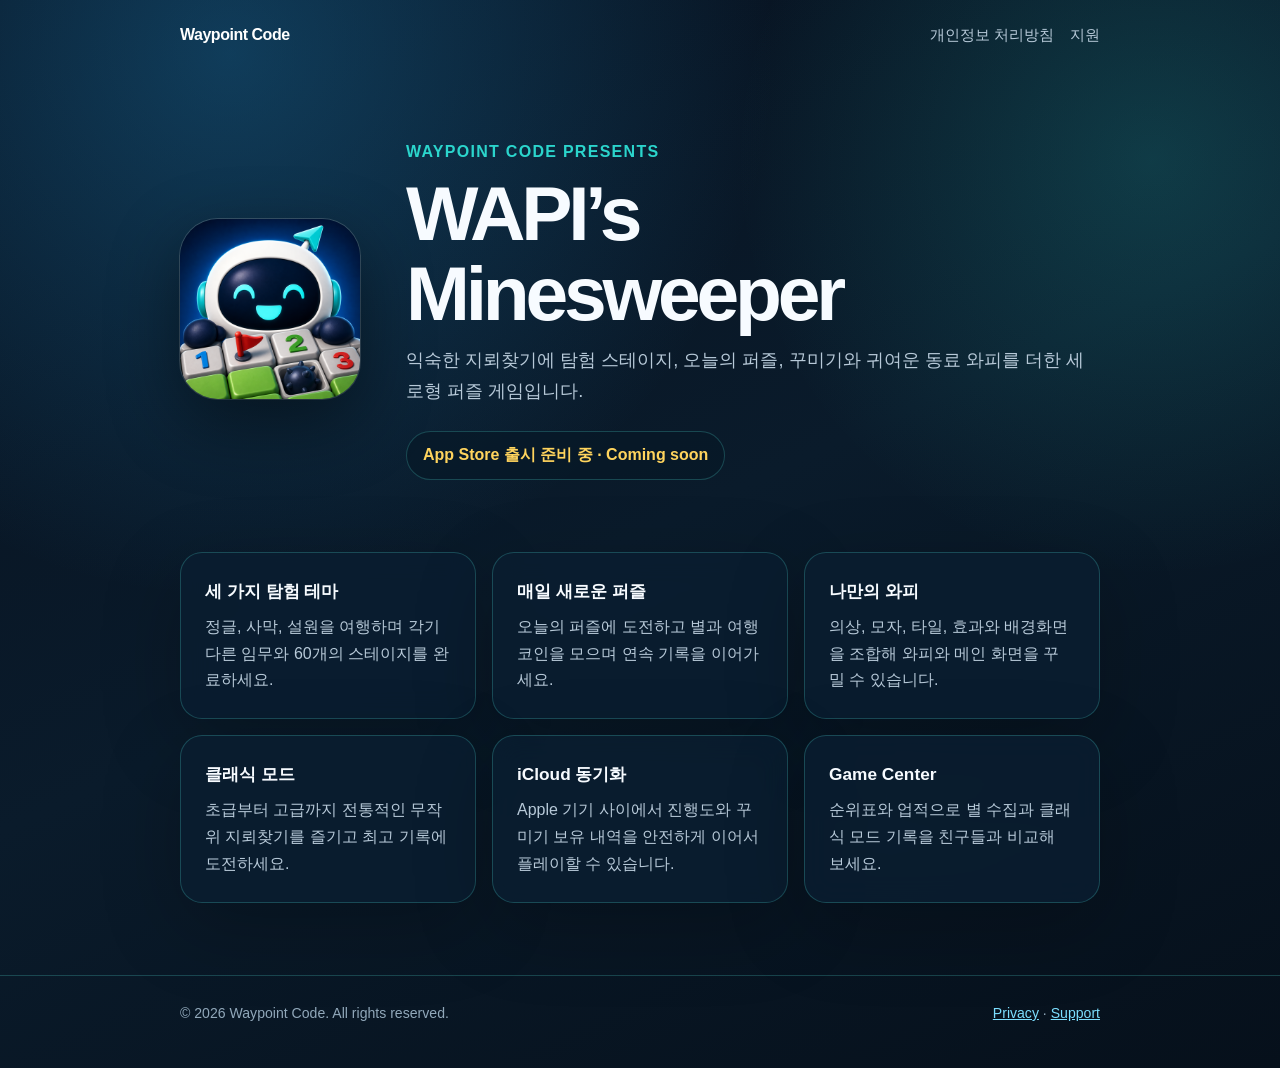
<file: index.html>
<!doctype html>
<html lang="ko">
<head>
  <meta charset="utf-8">
  <meta name="viewport" content="width=device-width, initial-scale=1">
  <meta name="description" content="WAPI’s Minesweeper — 퍼즐, 탐험, 꾸미기가 만나는 새로운 지뢰찾기 게임.">
  <meta property="og:image" content="app-icon.png">
  <title>WAPI’s Minesweeper — Waypoint Code</title>
  <link rel="icon" type="image/png" href="app-icon.png">
  <link rel="apple-touch-icon" href="app-icon.png">
  <link rel="stylesheet" href="styles.css">
</head>
<body>
  <header class="shell">
    <nav aria-label="주요 메뉴">
      <a class="brand" href="index.html">Waypoint Code</a>
      <div class="nav-links">
        <a href="privacy.html">개인정보 처리방침</a>
        <a href="support.html">지원</a>
      </div>
    </nav>
  </header>

  <main class="shell">
    <section class="hero">
      <img class="app-icon" src="app-icon.png" width="512" height="512" alt="WAPI’s Minesweeper 앱 아이콘">
      <div>
        <div class="eyebrow">Waypoint Code presents</div>
        <h1>WAPI’s<br>Minesweeper</h1>
        <p class="lead">익숙한 지뢰찾기에 탐험 스테이지, 오늘의 퍼즐, 꾸미기와 귀여운 동료 와피를 더한 세로형 퍼즐 게임입니다.</p>
        <div class="badge">App Store 출시 준비 중 · Coming soon</div>
      </div>
    </section>

    <section class="grid" aria-label="게임 특징">
      <article class="card">
        <h2>세 가지 탐험 테마</h2>
        <p>정글, 사막, 설원을 여행하며 각기 다른 임무와 60개의 스테이지를 완료하세요.</p>
      </article>
      <article class="card">
        <h2>매일 새로운 퍼즐</h2>
        <p>오늘의 퍼즐에 도전하고 별과 여행 코인을 모으며 연속 기록을 이어가세요.</p>
      </article>
      <article class="card">
        <h2>나만의 와피</h2>
        <p>의상, 모자, 타일, 효과와 배경화면을 조합해 와피와 메인 화면을 꾸밀 수 있습니다.</p>
      </article>
      <article class="card">
        <h2>클래식 모드</h2>
        <p>초급부터 고급까지 전통적인 무작위 지뢰찾기를 즐기고 최고 기록에 도전하세요.</p>
      </article>
      <article class="card">
        <h2>iCloud 동기화</h2>
        <p>Apple 기기 사이에서 진행도와 꾸미기 보유 내역을 안전하게 이어서 플레이할 수 있습니다.</p>
      </article>
      <article class="card">
        <h2>Game Center</h2>
        <p>순위표와 업적으로 별 수집과 클래식 모드 기록을 친구들과 비교해 보세요.</p>
      </article>
    </section>
  </main>

  <footer>
    <div class="shell">
      <span>© 2026 Waypoint Code. All rights reserved.</span>
      <span><a href="privacy.html">Privacy</a> · <a href="support.html">Support</a></span>
    </div>
  </footer>
</body>
</html>
</file>
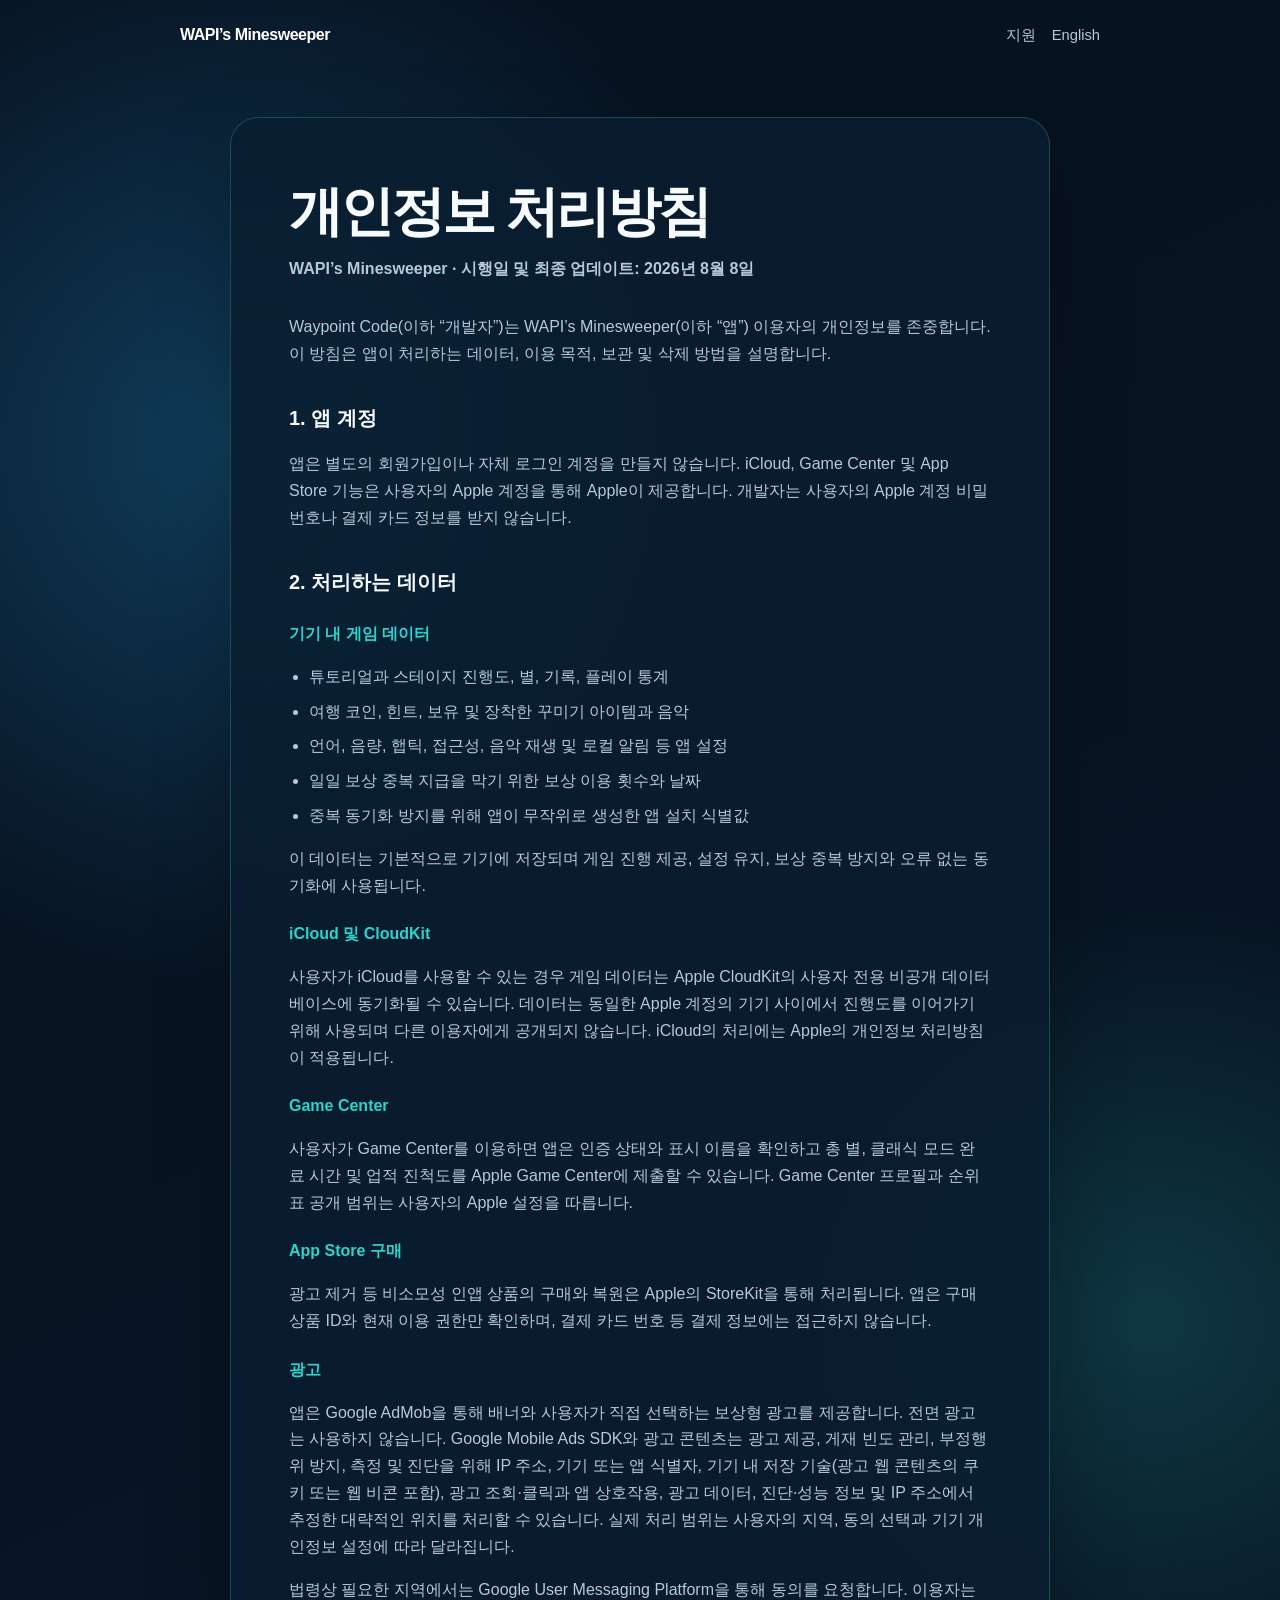
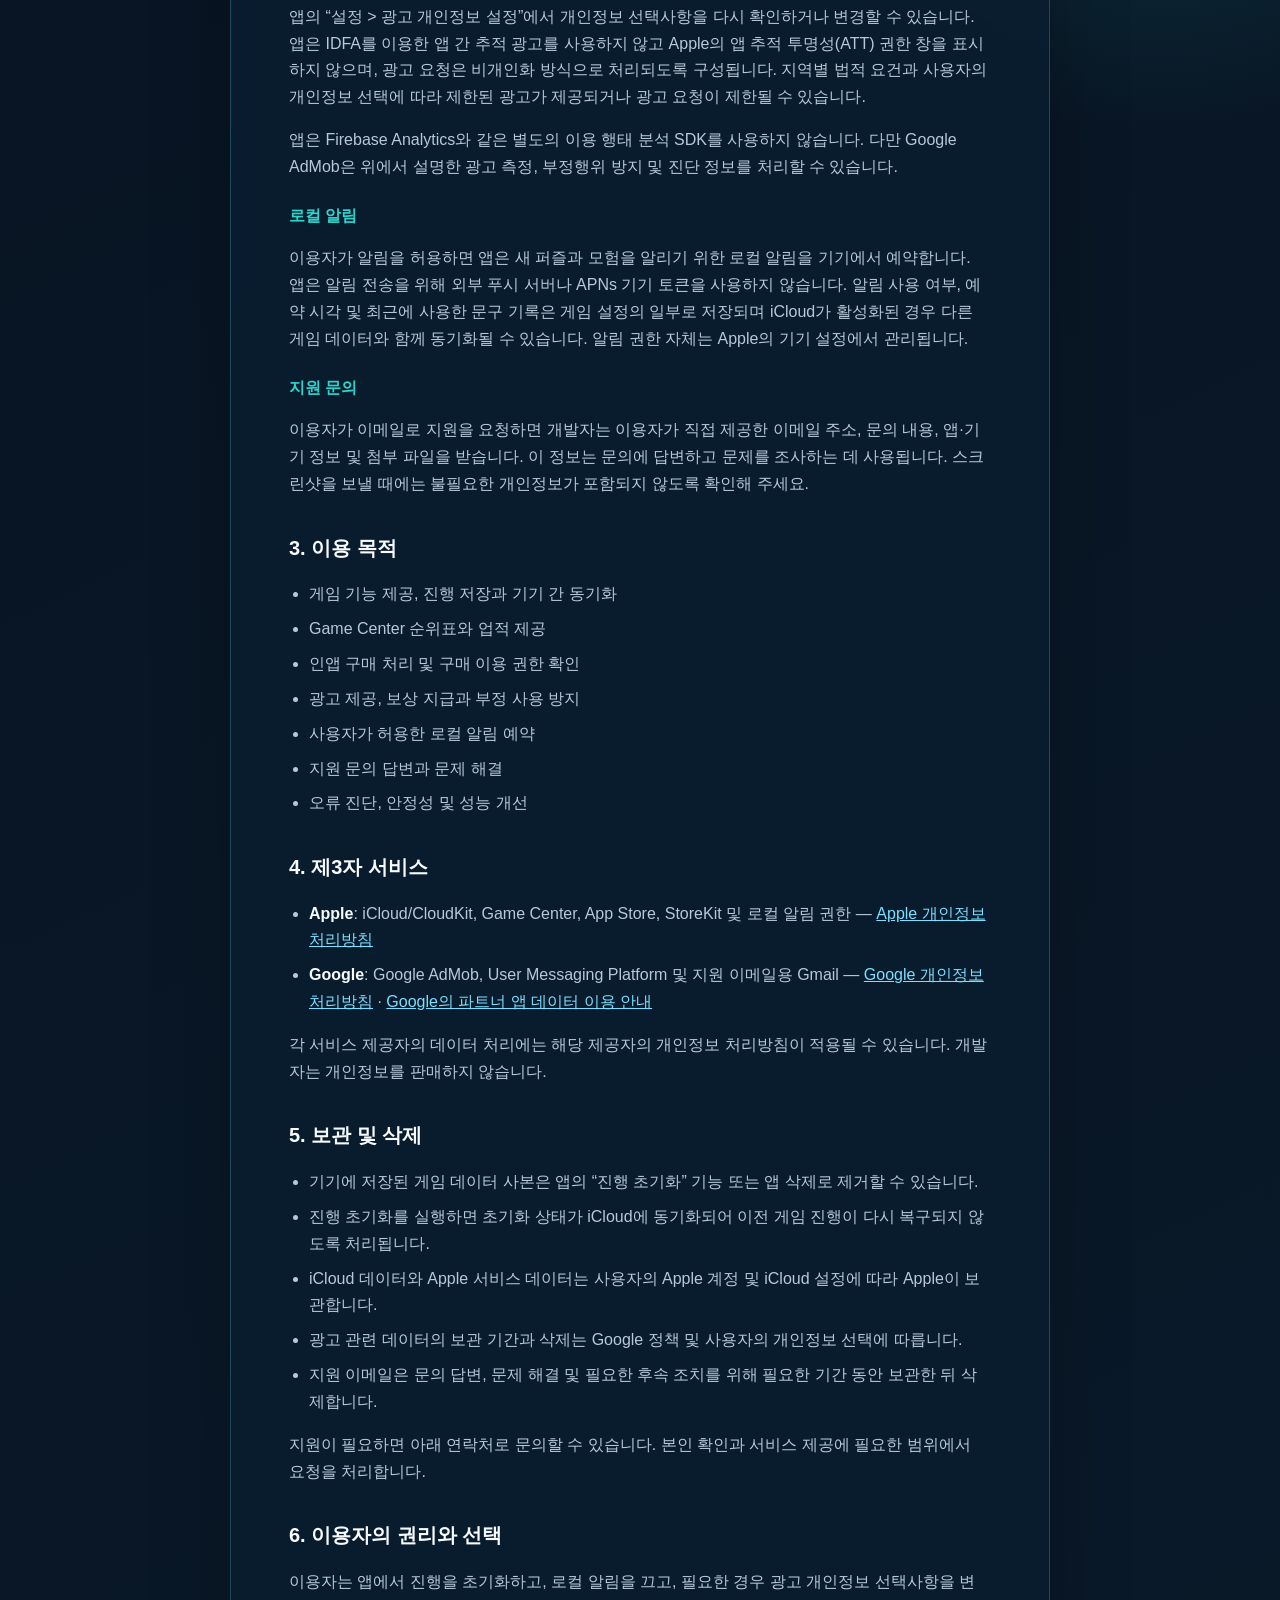
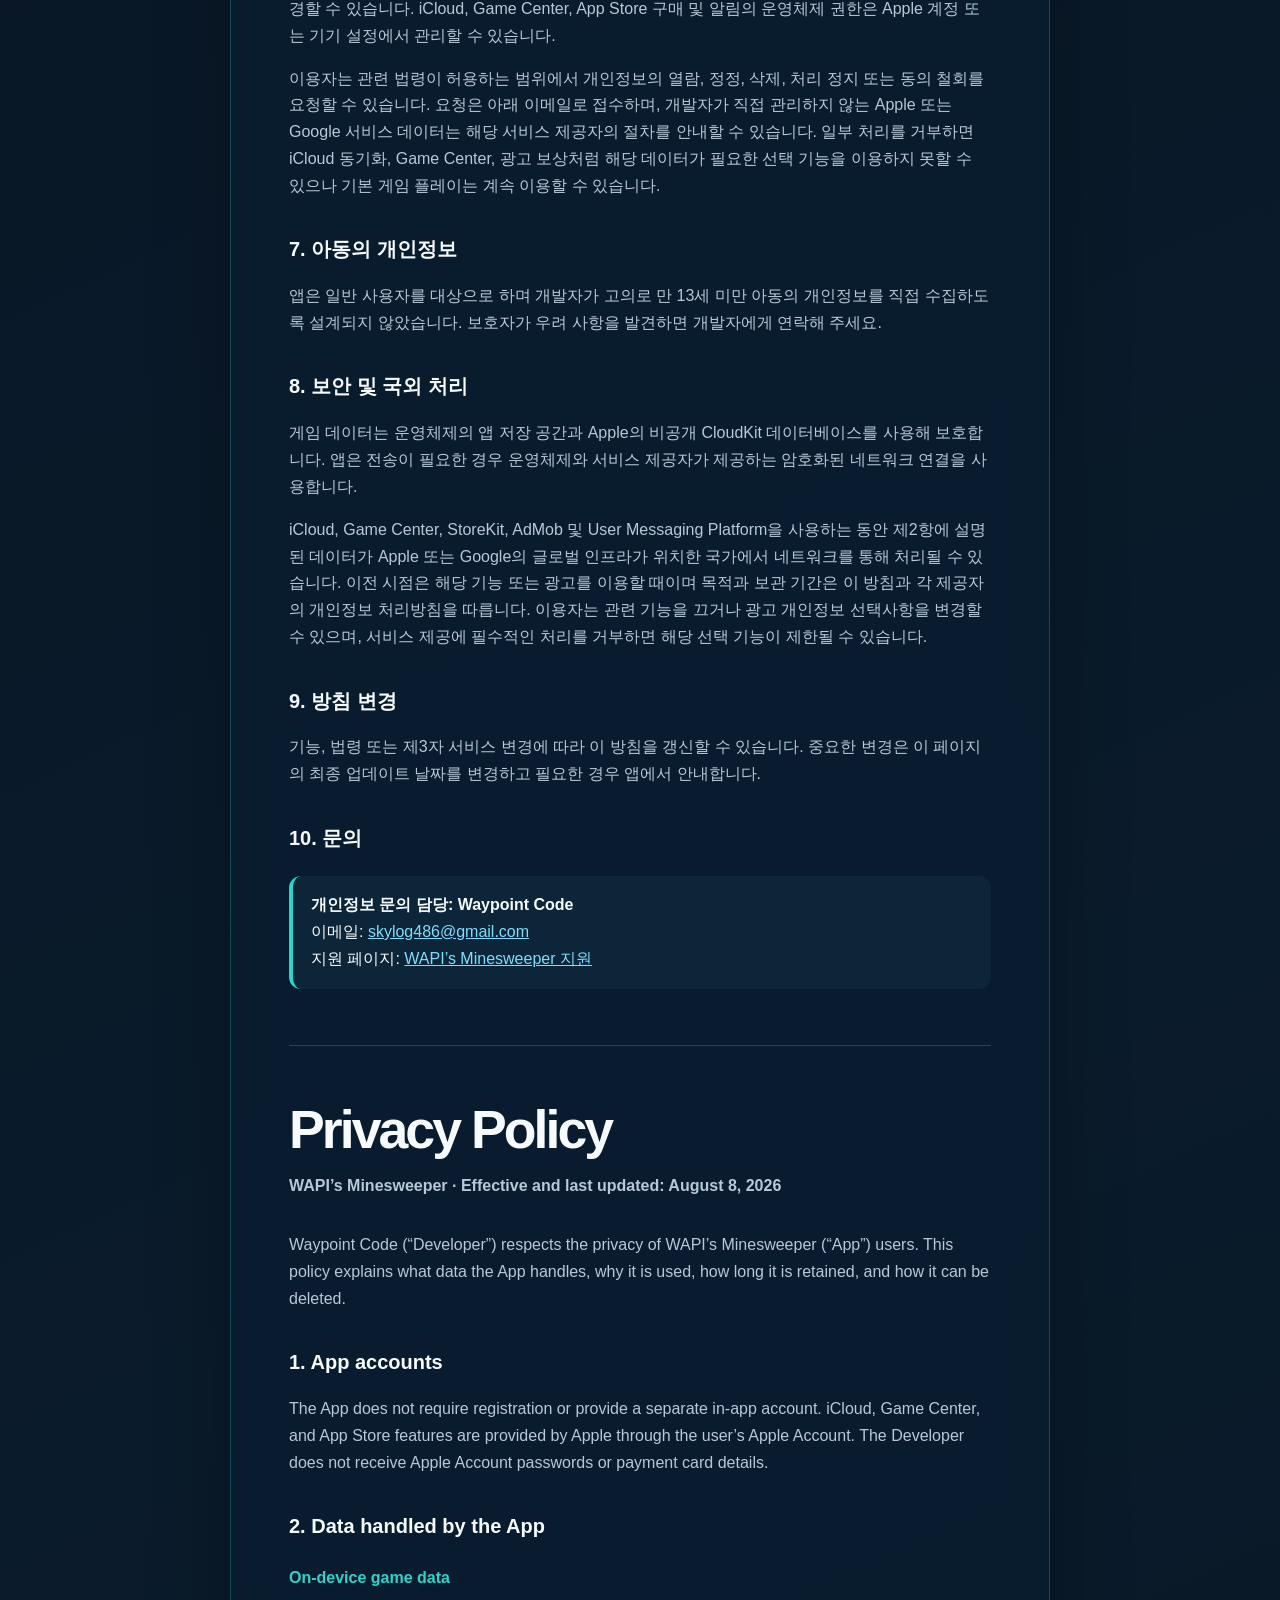
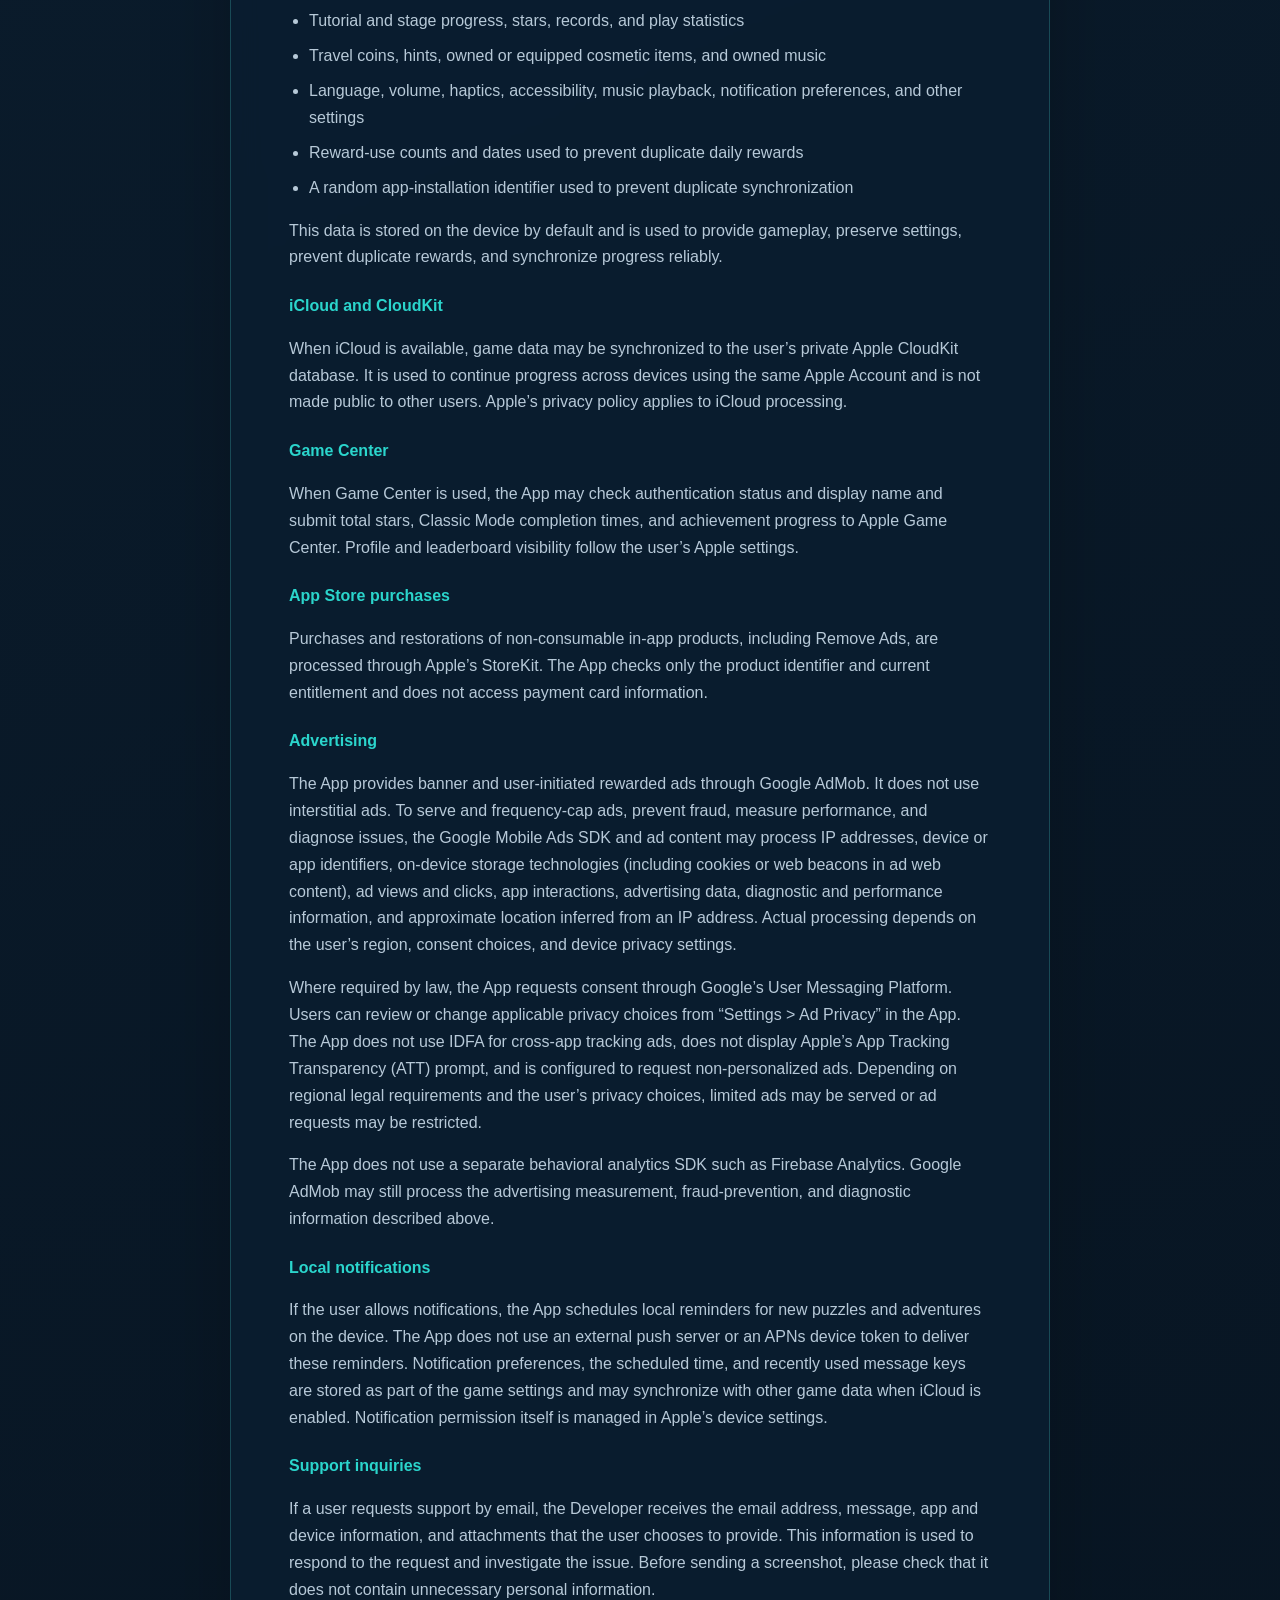
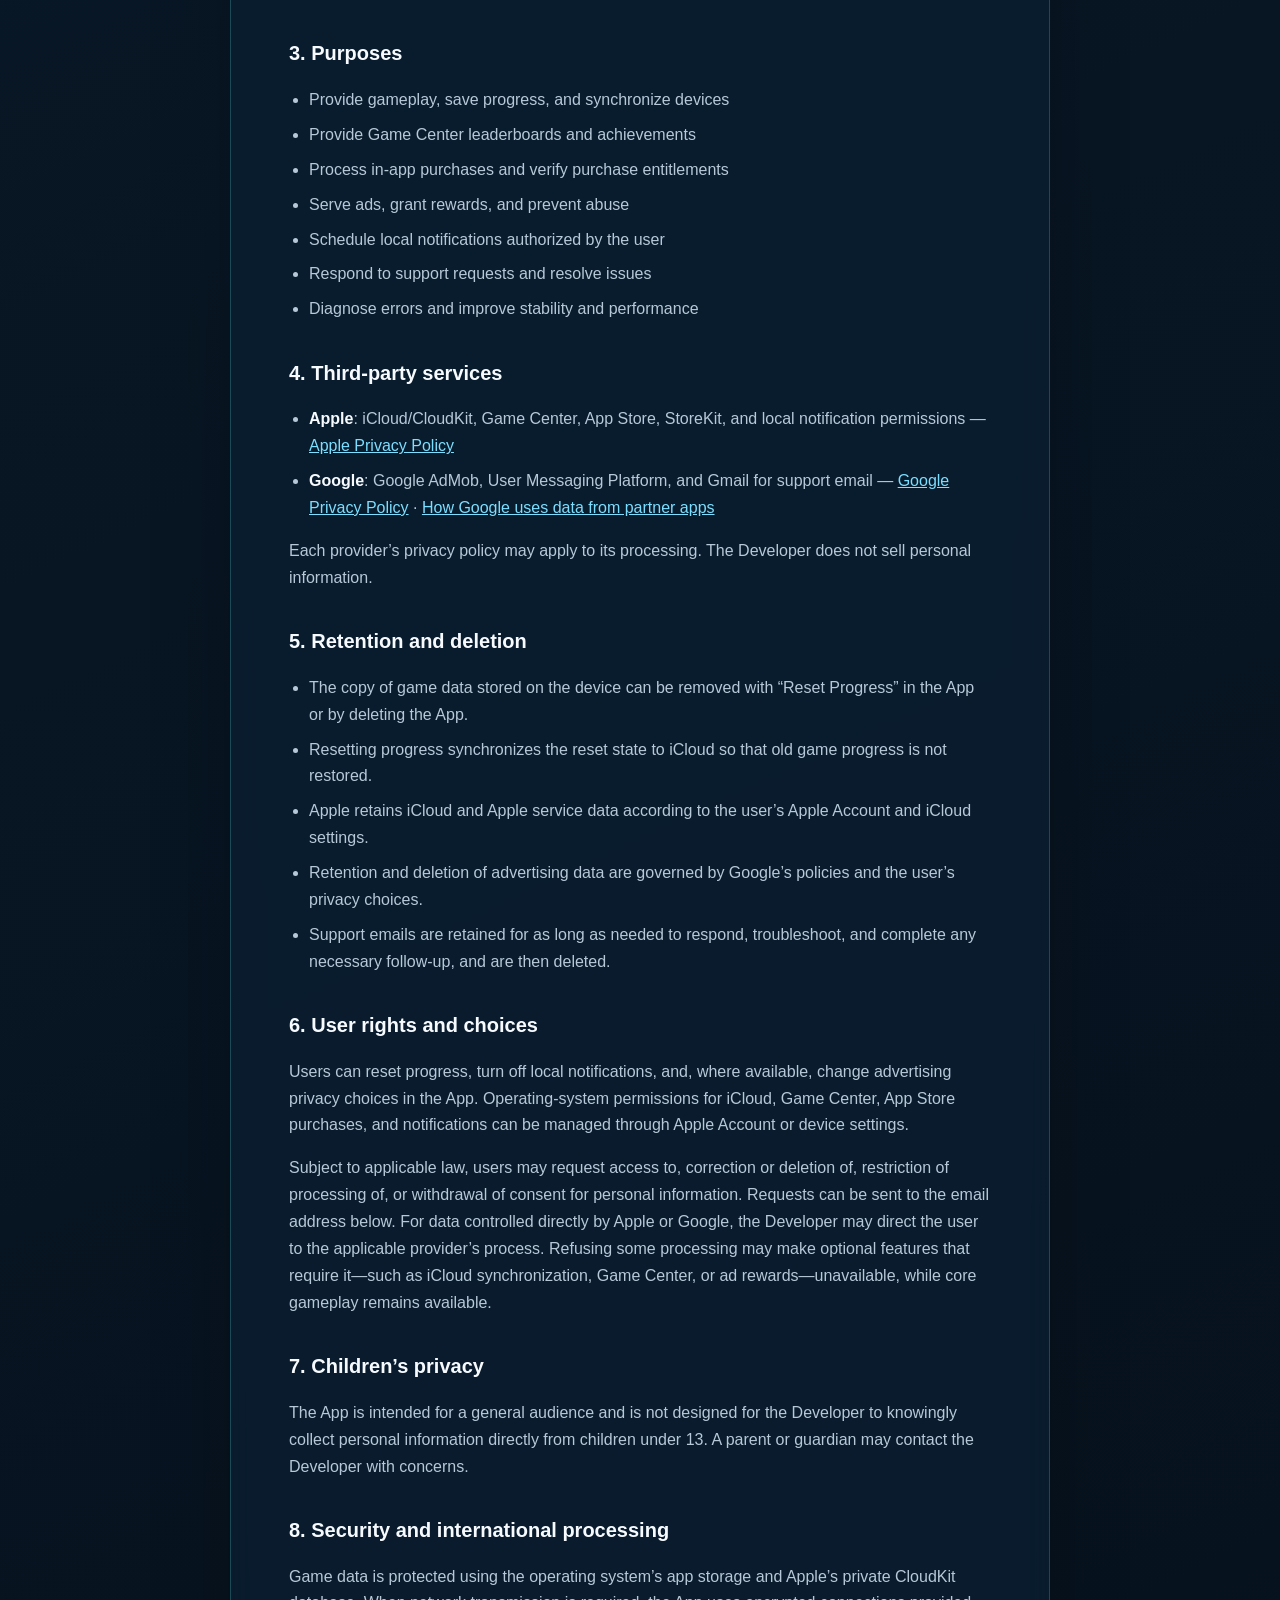
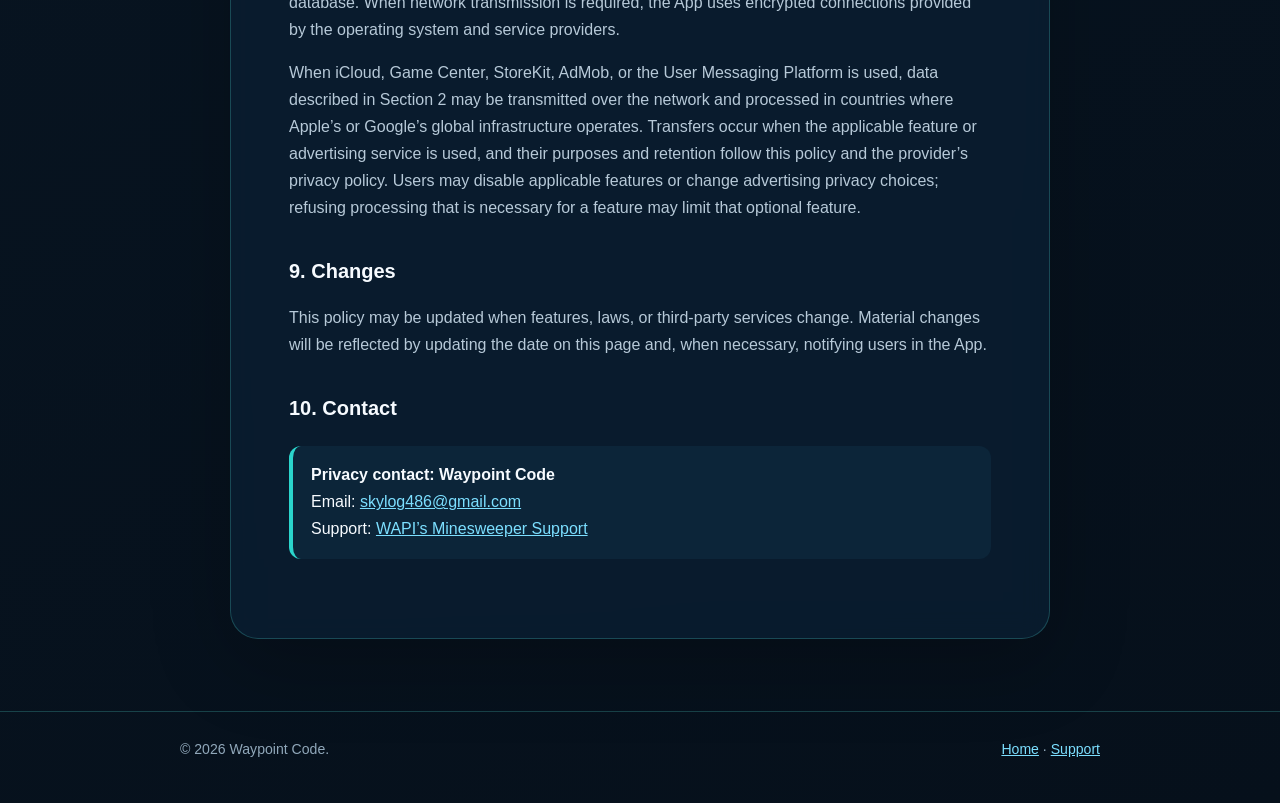
<file: privacy.html>
<!doctype html>
<html lang="ko">
<head>
  <meta charset="utf-8">
  <meta name="viewport" content="width=device-width, initial-scale=1">
  <meta name="description" content="WAPI’s Minesweeper 개인정보 처리방침 / Privacy Policy">
  <title>개인정보 처리방침 — WAPI’s Minesweeper</title>
  <link rel="stylesheet" href="styles.css">
</head>
<body>
  <header class="shell">
    <nav aria-label="주요 메뉴">
      <a class="brand" href="index.html">WAPI’s Minesweeper</a>
      <div class="nav-links"><a href="support.html">지원</a><a href="#english">English</a></div>
    </nav>
  </header>

  <main class="shell">
    <article class="document">
      <section aria-labelledby="korean-title">
        <h1 id="korean-title">개인정보 처리방침</h1>
        <p class="meta">WAPI’s Minesweeper · 시행일 및 최종 업데이트: 2026년 8월 8일</p>

        <p>Waypoint Code(이하 “개발자”)는 WAPI’s Minesweeper(이하 “앱”) 이용자의 개인정보를 존중합니다. 이 방침은 앱이 처리하는 데이터, 이용 목적, 보관 및 삭제 방법을 설명합니다.</p>

        <h2>1. 앱 계정</h2>
        <p>앱은 별도의 회원가입이나 자체 로그인 계정을 만들지 않습니다. iCloud, Game Center 및 App Store 기능은 사용자의 Apple 계정을 통해 Apple이 제공합니다. 개발자는 사용자의 Apple 계정 비밀번호나 결제 카드 정보를 받지 않습니다.</p>

        <h2>2. 처리하는 데이터</h2>
        <h3>기기 내 게임 데이터</h3>
        <ul>
          <li>튜토리얼과 스테이지 진행도, 별, 기록, 플레이 통계</li>
          <li>여행 코인, 힌트, 보유 및 장착한 꾸미기 아이템과 음악</li>
          <li>언어, 음량, 햅틱, 접근성, 음악 재생 및 로컬 알림 등 앱 설정</li>
          <li>일일 보상 중복 지급을 막기 위한 보상 이용 횟수와 날짜</li>
          <li>중복 동기화 방지를 위해 앱이 무작위로 생성한 앱 설치 식별값</li>
        </ul>
        <p>이 데이터는 기본적으로 기기에 저장되며 게임 진행 제공, 설정 유지, 보상 중복 방지와 오류 없는 동기화에 사용됩니다.</p>

        <h3>iCloud 및 CloudKit</h3>
        <p>사용자가 iCloud를 사용할 수 있는 경우 게임 데이터는 Apple CloudKit의 사용자 전용 비공개 데이터베이스에 동기화될 수 있습니다. 데이터는 동일한 Apple 계정의 기기 사이에서 진행도를 이어가기 위해 사용되며 다른 이용자에게 공개되지 않습니다. iCloud의 처리에는 Apple의 개인정보 처리방침이 적용됩니다.</p>

        <h3>Game Center</h3>
        <p>사용자가 Game Center를 이용하면 앱은 인증 상태와 표시 이름을 확인하고 총 별, 클래식 모드 완료 시간 및 업적 진척도를 Apple Game Center에 제출할 수 있습니다. Game Center 프로필과 순위표 공개 범위는 사용자의 Apple 설정을 따릅니다.</p>

        <h3>App Store 구매</h3>
        <p>광고 제거 등 비소모성 인앱 상품의 구매와 복원은 Apple의 StoreKit을 통해 처리됩니다. 앱은 구매 상품 ID와 현재 이용 권한만 확인하며, 결제 카드 번호 등 결제 정보에는 접근하지 않습니다.</p>

        <h3>광고</h3>
        <p>앱은 Google AdMob을 통해 배너와 사용자가 직접 선택하는 보상형 광고를 제공합니다. 전면 광고는 사용하지 않습니다. Google Mobile Ads SDK와 광고 콘텐츠는 광고 제공, 게재 빈도 관리, 부정행위 방지, 측정 및 진단을 위해 IP 주소, 기기 또는 앱 식별자, 기기 내 저장 기술(광고 웹 콘텐츠의 쿠키 또는 웹 비콘 포함), 광고 조회·클릭과 앱 상호작용, 광고 데이터, 진단·성능 정보 및 IP 주소에서 추정한 대략적인 위치를 처리할 수 있습니다. 실제 처리 범위는 사용자의 지역, 동의 선택과 기기 개인정보 설정에 따라 달라집니다.</p>
        <p>법령상 필요한 지역에서는 Google User Messaging Platform을 통해 동의를 요청합니다. 이용자는 앱의 “설정 &gt; 광고 개인정보 설정”에서 개인정보 선택사항을 다시 확인하거나 변경할 수 있습니다. 앱은 IDFA를 이용한 앱 간 추적 광고를 사용하지 않고 Apple의 앱 추적 투명성(ATT) 권한 창을 표시하지 않으며, 광고 요청은 비개인화 방식으로 처리되도록 구성됩니다. 지역별 법적 요건과 사용자의 개인정보 선택에 따라 제한된 광고가 제공되거나 광고 요청이 제한될 수 있습니다.</p>
        <p>앱은 Firebase Analytics와 같은 별도의 이용 행태 분석 SDK를 사용하지 않습니다. 다만 Google AdMob은 위에서 설명한 광고 측정, 부정행위 방지 및 진단 정보를 처리할 수 있습니다.</p>

        <h3>로컬 알림</h3>
        <p>이용자가 알림을 허용하면 앱은 새 퍼즐과 모험을 알리기 위한 로컬 알림을 기기에서 예약합니다. 앱은 알림 전송을 위해 외부 푸시 서버나 APNs 기기 토큰을 사용하지 않습니다. 알림 사용 여부, 예약 시각 및 최근에 사용한 문구 기록은 게임 설정의 일부로 저장되며 iCloud가 활성화된 경우 다른 게임 데이터와 함께 동기화될 수 있습니다. 알림 권한 자체는 Apple의 기기 설정에서 관리됩니다.</p>

        <h3>지원 문의</h3>
        <p>이용자가 이메일로 지원을 요청하면 개발자는 이용자가 직접 제공한 이메일 주소, 문의 내용, 앱·기기 정보 및 첨부 파일을 받습니다. 이 정보는 문의에 답변하고 문제를 조사하는 데 사용됩니다. 스크린샷을 보낼 때에는 불필요한 개인정보가 포함되지 않도록 확인해 주세요.</p>

        <h2>3. 이용 목적</h2>
        <ul>
          <li>게임 기능 제공, 진행 저장과 기기 간 동기화</li>
          <li>Game Center 순위표와 업적 제공</li>
          <li>인앱 구매 처리 및 구매 이용 권한 확인</li>
          <li>광고 제공, 보상 지급과 부정 사용 방지</li>
          <li>사용자가 허용한 로컬 알림 예약</li>
          <li>지원 문의 답변과 문제 해결</li>
          <li>오류 진단, 안정성 및 성능 개선</li>
        </ul>

        <h2>4. 제3자 서비스</h2>
        <ul>
          <li><strong>Apple</strong>: iCloud/CloudKit, Game Center, App Store, StoreKit 및 로컬 알림 권한 — <a href="https://www.apple.com/legal/privacy/" target="_blank" rel="noopener noreferrer">Apple 개인정보 처리방침</a></li>
          <li><strong>Google</strong>: Google AdMob, User Messaging Platform 및 지원 이메일용 Gmail — <a href="https://policies.google.com/privacy" target="_blank" rel="noopener noreferrer">Google 개인정보처리방침</a> · <a href="https://policies.google.com/technologies/partner-sites" target="_blank" rel="noopener noreferrer">Google의 파트너 앱 데이터 이용 안내</a></li>
        </ul>
        <p>각 서비스 제공자의 데이터 처리에는 해당 제공자의 개인정보 처리방침이 적용될 수 있습니다. 개발자는 개인정보를 판매하지 않습니다.</p>

        <h2>5. 보관 및 삭제</h2>
        <ul>
          <li>기기에 저장된 게임 데이터 사본은 앱의 “진행 초기화” 기능 또는 앱 삭제로 제거할 수 있습니다.</li>
          <li>진행 초기화를 실행하면 초기화 상태가 iCloud에 동기화되어 이전 게임 진행이 다시 복구되지 않도록 처리됩니다.</li>
          <li>iCloud 데이터와 Apple 서비스 데이터는 사용자의 Apple 계정 및 iCloud 설정에 따라 Apple이 보관합니다.</li>
          <li>광고 관련 데이터의 보관 기간과 삭제는 Google 정책 및 사용자의 개인정보 선택에 따릅니다.</li>
          <li>지원 이메일은 문의 답변, 문제 해결 및 필요한 후속 조치를 위해 필요한 기간 동안 보관한 뒤 삭제합니다.</li>
        </ul>
        <p>지원이 필요하면 아래 연락처로 문의할 수 있습니다. 본인 확인과 서비스 제공에 필요한 범위에서 요청을 처리합니다.</p>

        <h2>6. 이용자의 권리와 선택</h2>
        <p>이용자는 앱에서 진행을 초기화하고, 로컬 알림을 끄고, 필요한 경우 광고 개인정보 선택사항을 변경할 수 있습니다. iCloud, Game Center, App Store 구매 및 알림의 운영체제 권한은 Apple 계정 또는 기기 설정에서 관리할 수 있습니다.</p>
        <p>이용자는 관련 법령이 허용하는 범위에서 개인정보의 열람, 정정, 삭제, 처리 정지 또는 동의 철회를 요청할 수 있습니다. 요청은 아래 이메일로 접수하며, 개발자가 직접 관리하지 않는 Apple 또는 Google 서비스 데이터는 해당 서비스 제공자의 절차를 안내할 수 있습니다. 일부 처리를 거부하면 iCloud 동기화, Game Center, 광고 보상처럼 해당 데이터가 필요한 선택 기능을 이용하지 못할 수 있으나 기본 게임 플레이는 계속 이용할 수 있습니다.</p>

        <h2>7. 아동의 개인정보</h2>
        <p>앱은 일반 사용자를 대상으로 하며 개발자가 고의로 만 13세 미만 아동의 개인정보를 직접 수집하도록 설계되지 않았습니다. 보호자가 우려 사항을 발견하면 개발자에게 연락해 주세요.</p>

        <h2>8. 보안 및 국외 처리</h2>
        <p>게임 데이터는 운영체제의 앱 저장 공간과 Apple의 비공개 CloudKit 데이터베이스를 사용해 보호합니다. 앱은 전송이 필요한 경우 운영체제와 서비스 제공자가 제공하는 암호화된 네트워크 연결을 사용합니다.</p>
        <p>iCloud, Game Center, StoreKit, AdMob 및 User Messaging Platform을 사용하는 동안 제2항에 설명된 데이터가 Apple 또는 Google의 글로벌 인프라가 위치한 국가에서 네트워크를 통해 처리될 수 있습니다. 이전 시점은 해당 기능 또는 광고를 이용할 때이며 목적과 보관 기간은 이 방침과 각 제공자의 개인정보 처리방침을 따릅니다. 이용자는 관련 기능을 끄거나 광고 개인정보 선택사항을 변경할 수 있으며, 서비스 제공에 필수적인 처리를 거부하면 해당 선택 기능이 제한될 수 있습니다.</p>

        <h2>9. 방침 변경</h2>
        <p>기능, 법령 또는 제3자 서비스 변경에 따라 이 방침을 갱신할 수 있습니다. 중요한 변경은 이 페이지의 최종 업데이트 날짜를 변경하고 필요한 경우 앱에서 안내합니다.</p>

        <h2>10. 문의</h2>
        <div class="notice"><strong>개인정보 문의 담당: Waypoint Code</strong><br>이메일: <a href="mailto:skylog486@gmail.com">skylog486@gmail.com</a><br>지원 페이지: <a href="support.html">WAPI’s Minesweeper 지원</a></div>
      </section>

      <hr class="language-divider">

      <section id="english" lang="en" aria-labelledby="english-title">
        <h1 id="english-title">Privacy Policy</h1>
        <p class="meta">WAPI’s Minesweeper · Effective and last updated: August 8, 2026</p>

        <p>Waypoint Code (“Developer”) respects the privacy of WAPI’s Minesweeper (“App”) users. This policy explains what data the App handles, why it is used, how long it is retained, and how it can be deleted.</p>

        <h2>1. App accounts</h2>
        <p>The App does not require registration or provide a separate in-app account. iCloud, Game Center, and App Store features are provided by Apple through the user’s Apple Account. The Developer does not receive Apple Account passwords or payment card details.</p>

        <h2>2. Data handled by the App</h2>
        <h3>On-device game data</h3>
        <ul>
          <li>Tutorial and stage progress, stars, records, and play statistics</li>
          <li>Travel coins, hints, owned or equipped cosmetic items, and owned music</li>
          <li>Language, volume, haptics, accessibility, music playback, notification preferences, and other settings</li>
          <li>Reward-use counts and dates used to prevent duplicate daily rewards</li>
          <li>A random app-installation identifier used to prevent duplicate synchronization</li>
        </ul>
        <p>This data is stored on the device by default and is used to provide gameplay, preserve settings, prevent duplicate rewards, and synchronize progress reliably.</p>

        <h3>iCloud and CloudKit</h3>
        <p>When iCloud is available, game data may be synchronized to the user’s private Apple CloudKit database. It is used to continue progress across devices using the same Apple Account and is not made public to other users. Apple’s privacy policy applies to iCloud processing.</p>

        <h3>Game Center</h3>
        <p>When Game Center is used, the App may check authentication status and display name and submit total stars, Classic Mode completion times, and achievement progress to Apple Game Center. Profile and leaderboard visibility follow the user’s Apple settings.</p>

        <h3>App Store purchases</h3>
        <p>Purchases and restorations of non-consumable in-app products, including Remove Ads, are processed through Apple’s StoreKit. The App checks only the product identifier and current entitlement and does not access payment card information.</p>

        <h3>Advertising</h3>
        <p>The App provides banner and user-initiated rewarded ads through Google AdMob. It does not use interstitial ads. To serve and frequency-cap ads, prevent fraud, measure performance, and diagnose issues, the Google Mobile Ads SDK and ad content may process IP addresses, device or app identifiers, on-device storage technologies (including cookies or web beacons in ad web content), ad views and clicks, app interactions, advertising data, diagnostic and performance information, and approximate location inferred from an IP address. Actual processing depends on the user’s region, consent choices, and device privacy settings.</p>
        <p>Where required by law, the App requests consent through Google’s User Messaging Platform. Users can review or change applicable privacy choices from “Settings &gt; Ad Privacy” in the App. The App does not use IDFA for cross-app tracking ads, does not display Apple’s App Tracking Transparency (ATT) prompt, and is configured to request non-personalized ads. Depending on regional legal requirements and the user’s privacy choices, limited ads may be served or ad requests may be restricted.</p>
        <p>The App does not use a separate behavioral analytics SDK such as Firebase Analytics. Google AdMob may still process the advertising measurement, fraud-prevention, and diagnostic information described above.</p>

        <h3>Local notifications</h3>
        <p>If the user allows notifications, the App schedules local reminders for new puzzles and adventures on the device. The App does not use an external push server or an APNs device token to deliver these reminders. Notification preferences, the scheduled time, and recently used message keys are stored as part of the game settings and may synchronize with other game data when iCloud is enabled. Notification permission itself is managed in Apple’s device settings.</p>

        <h3>Support inquiries</h3>
        <p>If a user requests support by email, the Developer receives the email address, message, app and device information, and attachments that the user chooses to provide. This information is used to respond to the request and investigate the issue. Before sending a screenshot, please check that it does not contain unnecessary personal information.</p>

        <h2>3. Purposes</h2>
        <ul>
          <li>Provide gameplay, save progress, and synchronize devices</li>
          <li>Provide Game Center leaderboards and achievements</li>
          <li>Process in-app purchases and verify purchase entitlements</li>
          <li>Serve ads, grant rewards, and prevent abuse</li>
          <li>Schedule local notifications authorized by the user</li>
          <li>Respond to support requests and resolve issues</li>
          <li>Diagnose errors and improve stability and performance</li>
        </ul>

        <h2>4. Third-party services</h2>
        <ul>
          <li><strong>Apple</strong>: iCloud/CloudKit, Game Center, App Store, StoreKit, and local notification permissions — <a href="https://www.apple.com/legal/privacy/" target="_blank" rel="noopener noreferrer">Apple Privacy Policy</a></li>
          <li><strong>Google</strong>: Google AdMob, User Messaging Platform, and Gmail for support email — <a href="https://policies.google.com/privacy" target="_blank" rel="noopener noreferrer">Google Privacy Policy</a> · <a href="https://policies.google.com/technologies/partner-sites" target="_blank" rel="noopener noreferrer">How Google uses data from partner apps</a></li>
        </ul>
        <p>Each provider’s privacy policy may apply to its processing. The Developer does not sell personal information.</p>

        <h2>5. Retention and deletion</h2>
        <ul>
          <li>The copy of game data stored on the device can be removed with “Reset Progress” in the App or by deleting the App.</li>
          <li>Resetting progress synchronizes the reset state to iCloud so that old game progress is not restored.</li>
          <li>Apple retains iCloud and Apple service data according to the user’s Apple Account and iCloud settings.</li>
          <li>Retention and deletion of advertising data are governed by Google’s policies and the user’s privacy choices.</li>
          <li>Support emails are retained for as long as needed to respond, troubleshoot, and complete any necessary follow-up, and are then deleted.</li>
        </ul>

        <h2>6. User rights and choices</h2>
        <p>Users can reset progress, turn off local notifications, and, where available, change advertising privacy choices in the App. Operating-system permissions for iCloud, Game Center, App Store purchases, and notifications can be managed through Apple Account or device settings.</p>
        <p>Subject to applicable law, users may request access to, correction or deletion of, restriction of processing of, or withdrawal of consent for personal information. Requests can be sent to the email address below. For data controlled directly by Apple or Google, the Developer may direct the user to the applicable provider’s process. Refusing some processing may make optional features that require it—such as iCloud synchronization, Game Center, or ad rewards—unavailable, while core gameplay remains available.</p>

        <h2>7. Children’s privacy</h2>
        <p>The App is intended for a general audience and is not designed for the Developer to knowingly collect personal information directly from children under 13. A parent or guardian may contact the Developer with concerns.</p>

        <h2>8. Security and international processing</h2>
        <p>Game data is protected using the operating system’s app storage and Apple’s private CloudKit database. When network transmission is required, the App uses encrypted connections provided by the operating system and service providers.</p>
        <p>When iCloud, Game Center, StoreKit, AdMob, or the User Messaging Platform is used, data described in Section 2 may be transmitted over the network and processed in countries where Apple’s or Google’s global infrastructure operates. Transfers occur when the applicable feature or advertising service is used, and their purposes and retention follow this policy and the provider’s privacy policy. Users may disable applicable features or change advertising privacy choices; refusing processing that is necessary for a feature may limit that optional feature.</p>

        <h2>9. Changes</h2>
        <p>This policy may be updated when features, laws, or third-party services change. Material changes will be reflected by updating the date on this page and, when necessary, notifying users in the App.</p>

        <h2>10. Contact</h2>
        <div class="notice"><strong>Privacy contact: Waypoint Code</strong><br>Email: <a href="mailto:skylog486@gmail.com">skylog486@gmail.com</a><br>Support: <a href="support.html">WAPI’s Minesweeper Support</a></div>
      </section>
    </article>
  </main>

  <footer><div class="shell"><span>© 2026 Waypoint Code.</span><span><a href="index.html">Home</a> · <a href="support.html">Support</a></span></div></footer>
</body>
</html>
</file>
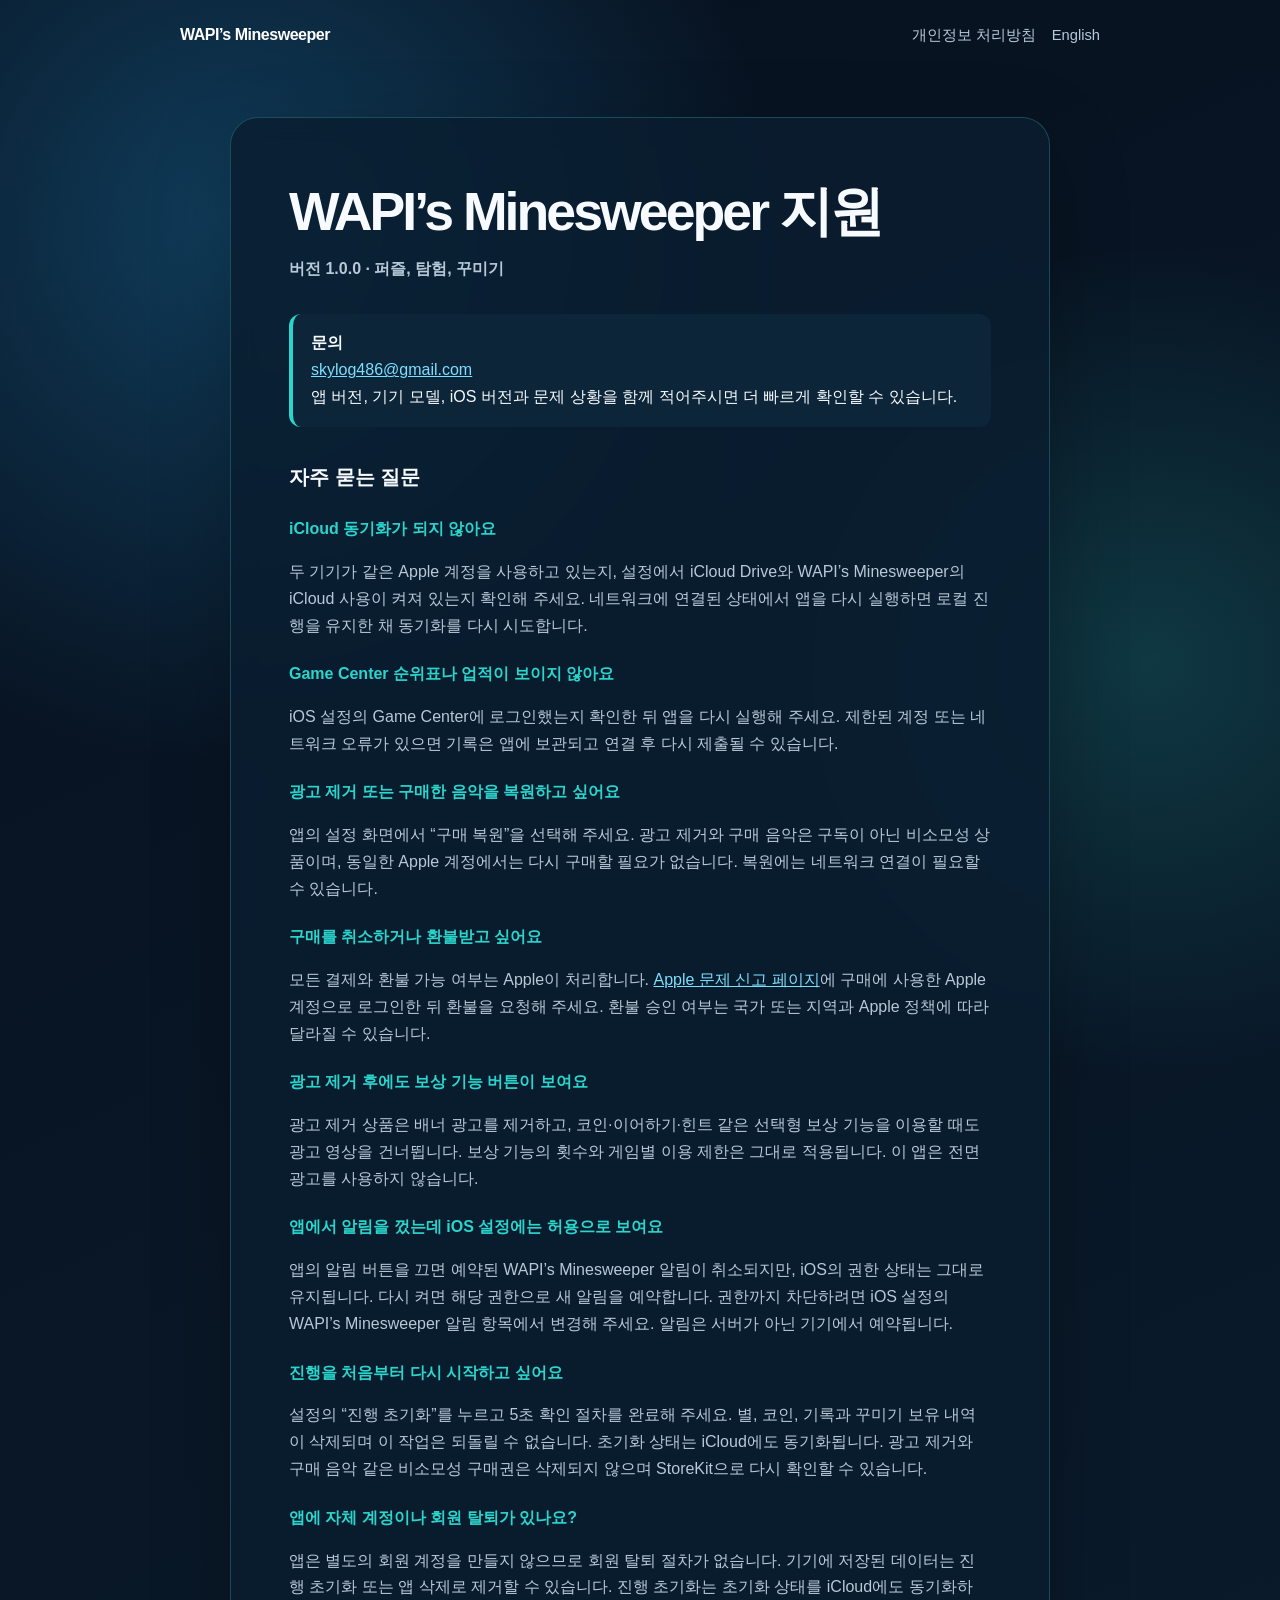
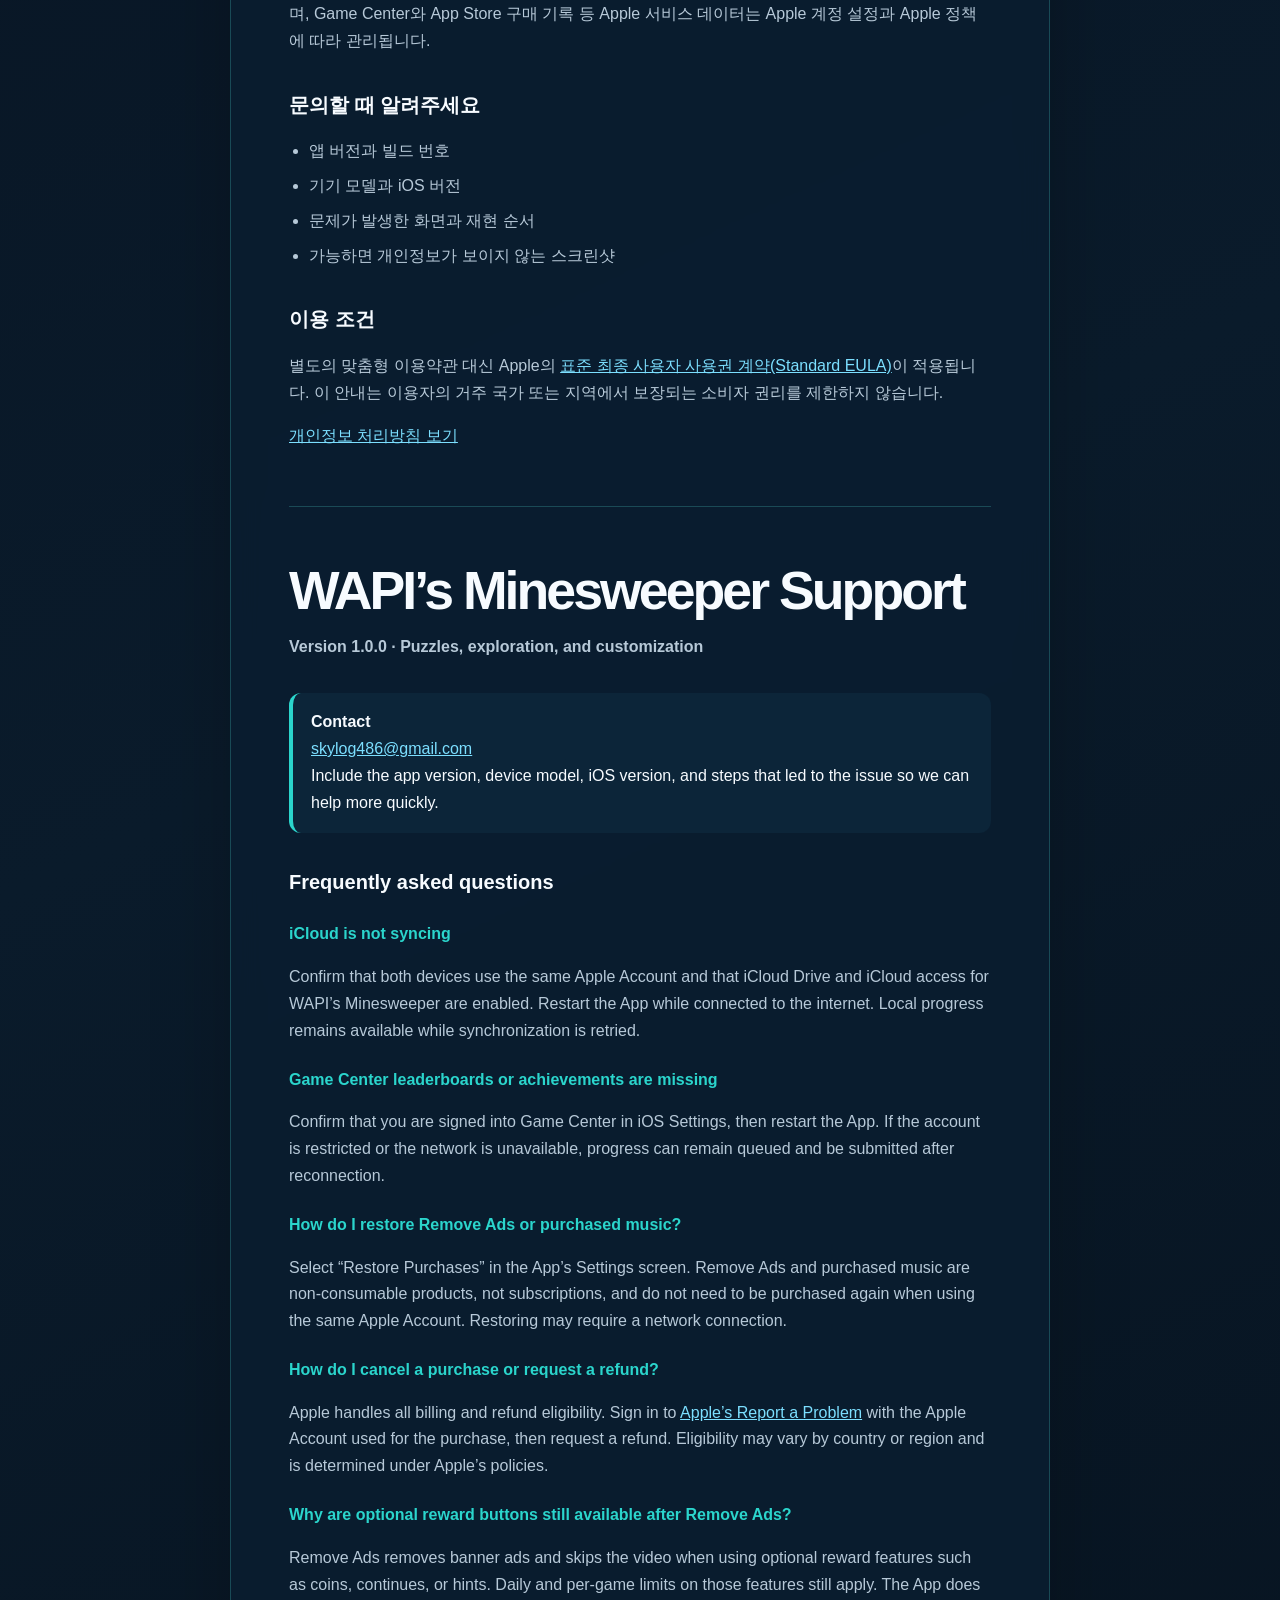
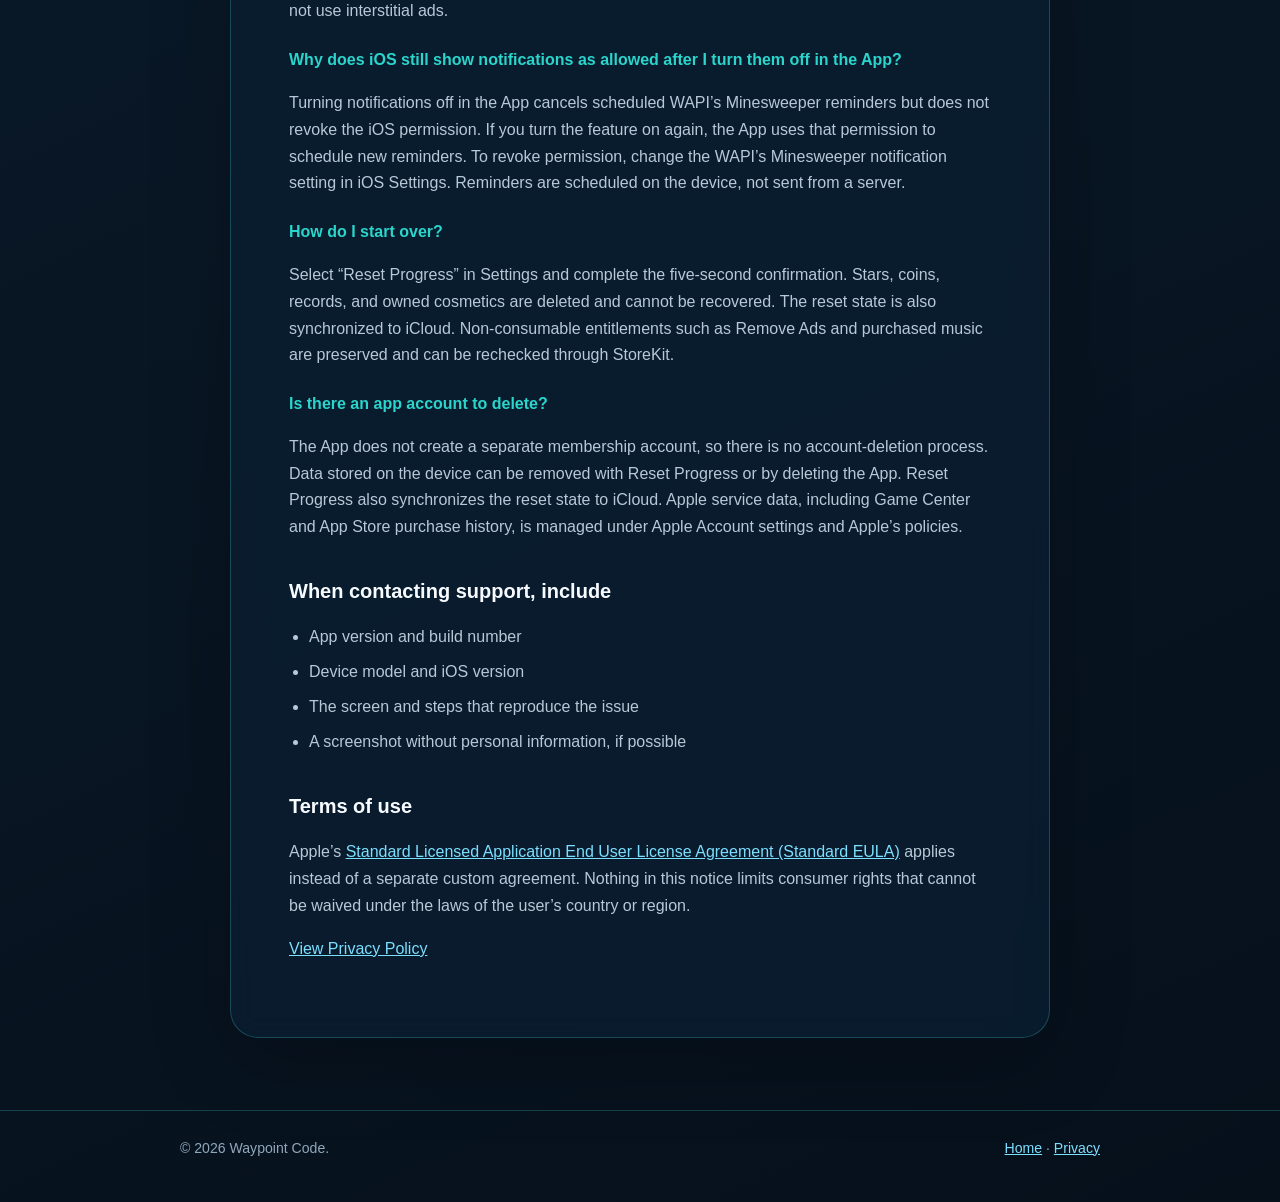
<file: support.html>
<!doctype html>
<html lang="ko">
<head>
  <meta charset="utf-8">
  <meta name="viewport" content="width=device-width, initial-scale=1">
  <meta name="description" content="WAPI’s Minesweeper 고객 지원 / Customer Support">
  <title>지원 — WAPI’s Minesweeper</title>
  <link rel="stylesheet" href="styles.css">
</head>
<body>
  <header class="shell">
    <nav aria-label="주요 메뉴">
      <a class="brand" href="index.html">WAPI’s Minesweeper</a>
      <div class="nav-links"><a href="privacy.html">개인정보 처리방침</a><a href="#english">English</a></div>
    </nav>
  </header>

  <main class="shell">
    <article class="document">
      <section aria-labelledby="support-ko">
        <h1 id="support-ko">WAPI’s Minesweeper 지원</h1>
        <p class="meta">버전 1.0.0 · 퍼즐, 탐험, 꾸미기</p>

        <div class="notice"><strong>문의</strong><br><a href="mailto:skylog486@gmail.com">skylog486@gmail.com</a><br>앱 버전, 기기 모델, iOS 버전과 문제 상황을 함께 적어주시면 더 빠르게 확인할 수 있습니다.</div>

        <h2>자주 묻는 질문</h2>
        <h3>iCloud 동기화가 되지 않아요</h3>
        <p>두 기기가 같은 Apple 계정을 사용하고 있는지, 설정에서 iCloud Drive와 WAPI’s Minesweeper의 iCloud 사용이 켜져 있는지 확인해 주세요. 네트워크에 연결된 상태에서 앱을 다시 실행하면 로컬 진행을 유지한 채 동기화를 다시 시도합니다.</p>

        <h3>Game Center 순위표나 업적이 보이지 않아요</h3>
        <p>iOS 설정의 Game Center에 로그인했는지 확인한 뒤 앱을 다시 실행해 주세요. 제한된 계정 또는 네트워크 오류가 있으면 기록은 앱에 보관되고 연결 후 다시 제출될 수 있습니다.</p>

        <h3>광고 제거 또는 구매한 음악을 복원하고 싶어요</h3>
        <p>앱의 설정 화면에서 “구매 복원”을 선택해 주세요. 광고 제거와 구매 음악은 구독이 아닌 비소모성 상품이며, 동일한 Apple 계정에서는 다시 구매할 필요가 없습니다. 복원에는 네트워크 연결이 필요할 수 있습니다.</p>

        <h3>구매를 취소하거나 환불받고 싶어요</h3>
        <p>모든 결제와 환불 가능 여부는 Apple이 처리합니다. <a href="https://reportaproblem.apple.com/" target="_blank" rel="noopener noreferrer">Apple 문제 신고 페이지</a>에 구매에 사용한 Apple 계정으로 로그인한 뒤 환불을 요청해 주세요. 환불 승인 여부는 국가 또는 지역과 Apple 정책에 따라 달라질 수 있습니다.</p>

        <h3>광고 제거 후에도 보상 기능 버튼이 보여요</h3>
        <p>광고 제거 상품은 배너 광고를 제거하고, 코인·이어하기·힌트 같은 선택형 보상 기능을 이용할 때도 광고 영상을 건너뜁니다. 보상 기능의 횟수와 게임별 이용 제한은 그대로 적용됩니다. 이 앱은 전면 광고를 사용하지 않습니다.</p>

        <h3>앱에서 알림을 껐는데 iOS 설정에는 허용으로 보여요</h3>
        <p>앱의 알림 버튼을 끄면 예약된 WAPI’s Minesweeper 알림이 취소되지만, iOS의 권한 상태는 그대로 유지됩니다. 다시 켜면 해당 권한으로 새 알림을 예약합니다. 권한까지 차단하려면 iOS 설정의 WAPI’s Minesweeper 알림 항목에서 변경해 주세요. 알림은 서버가 아닌 기기에서 예약됩니다.</p>

        <h3>진행을 처음부터 다시 시작하고 싶어요</h3>
        <p>설정의 “진행 초기화”를 누르고 5초 확인 절차를 완료해 주세요. 별, 코인, 기록과 꾸미기 보유 내역이 삭제되며 이 작업은 되돌릴 수 없습니다. 초기화 상태는 iCloud에도 동기화됩니다. 광고 제거와 구매 음악 같은 비소모성 구매권은 삭제되지 않으며 StoreKit으로 다시 확인할 수 있습니다.</p>

        <h3>앱에 자체 계정이나 회원 탈퇴가 있나요?</h3>
        <p>앱은 별도의 회원 계정을 만들지 않으므로 회원 탈퇴 절차가 없습니다. 기기에 저장된 데이터는 진행 초기화 또는 앱 삭제로 제거할 수 있습니다. 진행 초기화는 초기화 상태를 iCloud에도 동기화하며, Game Center와 App Store 구매 기록 등 Apple 서비스 데이터는 Apple 계정 설정과 Apple 정책에 따라 관리됩니다.</p>

        <h2>문의할 때 알려주세요</h2>
        <ul>
          <li>앱 버전과 빌드 번호</li>
          <li>기기 모델과 iOS 버전</li>
          <li>문제가 발생한 화면과 재현 순서</li>
          <li>가능하면 개인정보가 보이지 않는 스크린샷</li>
        </ul>

        <h2>이용 조건</h2>
        <p>별도의 맞춤형 이용약관 대신 Apple의 <a href="https://www.apple.com/legal/internet-services/itunes/dev/stdeula/" target="_blank" rel="noopener noreferrer">표준 최종 사용자 사용권 계약(Standard EULA)</a>이 적용됩니다. 이 안내는 이용자의 거주 국가 또는 지역에서 보장되는 소비자 권리를 제한하지 않습니다.</p>

        <p><a href="privacy.html">개인정보 처리방침 보기</a></p>
      </section>

      <hr class="language-divider">

      <section id="english" lang="en" aria-labelledby="support-en">
        <h1 id="support-en">WAPI’s Minesweeper Support</h1>
        <p class="meta">Version 1.0.0 · Puzzles, exploration, and customization</p>

        <div class="notice"><strong>Contact</strong><br><a href="mailto:skylog486@gmail.com">skylog486@gmail.com</a><br>Include the app version, device model, iOS version, and steps that led to the issue so we can help more quickly.</div>

        <h2>Frequently asked questions</h2>
        <h3>iCloud is not syncing</h3>
        <p>Confirm that both devices use the same Apple Account and that iCloud Drive and iCloud access for WAPI’s Minesweeper are enabled. Restart the App while connected to the internet. Local progress remains available while synchronization is retried.</p>

        <h3>Game Center leaderboards or achievements are missing</h3>
        <p>Confirm that you are signed into Game Center in iOS Settings, then restart the App. If the account is restricted or the network is unavailable, progress can remain queued and be submitted after reconnection.</p>

        <h3>How do I restore Remove Ads or purchased music?</h3>
        <p>Select “Restore Purchases” in the App’s Settings screen. Remove Ads and purchased music are non-consumable products, not subscriptions, and do not need to be purchased again when using the same Apple Account. Restoring may require a network connection.</p>

        <h3>How do I cancel a purchase or request a refund?</h3>
        <p>Apple handles all billing and refund eligibility. Sign in to <a href="https://reportaproblem.apple.com/" target="_blank" rel="noopener noreferrer">Apple’s Report a Problem</a> with the Apple Account used for the purchase, then request a refund. Eligibility may vary by country or region and is determined under Apple’s policies.</p>

        <h3>Why are optional reward buttons still available after Remove Ads?</h3>
        <p>Remove Ads removes banner ads and skips the video when using optional reward features such as coins, continues, or hints. Daily and per-game limits on those features still apply. The App does not use interstitial ads.</p>

        <h3>Why does iOS still show notifications as allowed after I turn them off in the App?</h3>
        <p>Turning notifications off in the App cancels scheduled WAPI’s Minesweeper reminders but does not revoke the iOS permission. If you turn the feature on again, the App uses that permission to schedule new reminders. To revoke permission, change the WAPI’s Minesweeper notification setting in iOS Settings. Reminders are scheduled on the device, not sent from a server.</p>

        <h3>How do I start over?</h3>
        <p>Select “Reset Progress” in Settings and complete the five-second confirmation. Stars, coins, records, and owned cosmetics are deleted and cannot be recovered. The reset state is also synchronized to iCloud. Non-consumable entitlements such as Remove Ads and purchased music are preserved and can be rechecked through StoreKit.</p>

        <h3>Is there an app account to delete?</h3>
        <p>The App does not create a separate membership account, so there is no account-deletion process. Data stored on the device can be removed with Reset Progress or by deleting the App. Reset Progress also synchronizes the reset state to iCloud. Apple service data, including Game Center and App Store purchase history, is managed under Apple Account settings and Apple’s policies.</p>

        <h2>When contacting support, include</h2>
        <ul>
          <li>App version and build number</li>
          <li>Device model and iOS version</li>
          <li>The screen and steps that reproduce the issue</li>
          <li>A screenshot without personal information, if possible</li>
        </ul>

        <h2>Terms of use</h2>
        <p>Apple’s <a href="https://www.apple.com/legal/internet-services/itunes/dev/stdeula/" target="_blank" rel="noopener noreferrer">Standard Licensed Application End User License Agreement (Standard EULA)</a> applies instead of a separate custom agreement. Nothing in this notice limits consumer rights that cannot be waived under the laws of the user’s country or region.</p>

        <p><a href="privacy.html">View Privacy Policy</a></p>
      </section>
    </article>
  </main>

  <footer><div class="shell"><span>© 2026 Waypoint Code.</span><span><a href="index.html">Home</a> · <a href="privacy.html">Privacy</a></span></div></footer>
</body>
</html>
</file>
<file: styles.css>
:root {
  color-scheme: dark;
  --bg: #07111f;
  --panel: rgba(10, 30, 48, 0.86);
  --panel-strong: #0c2539;
  --line: rgba(82, 221, 214, 0.24);
  --text: #f7fbff;
  --muted: #b7c9d8;
  --accent: #2bd5cc;
  --accent-2: #7cdfff;
  --gold: #ffd45d;
}

* { box-sizing: border-box; }

html { scroll-behavior: smooth; }

body {
  margin: 0;
  min-height: 100vh;
  font-family: -apple-system, BlinkMacSystemFont, "Segoe UI", sans-serif;
  line-height: 1.68;
  color: var(--text);
  background:
    radial-gradient(circle at 18% 5%, rgba(32, 141, 201, 0.34), transparent 34rem),
    radial-gradient(circle at 90% 15%, rgba(43, 213, 204, 0.18), transparent 26rem),
    linear-gradient(155deg, #07111f 0%, #0a1b2b 50%, #06101b 100%);
}

a { color: var(--accent-2); }
a:hover { color: #fff; }

.shell {
  width: min(920px, calc(100% - 32px));
  margin: 0 auto;
}

nav {
  display: flex;
  align-items: center;
  justify-content: space-between;
  gap: 18px;
  padding: 22px 0;
}

.brand {
  color: #fff;
  font-weight: 850;
  letter-spacing: -0.03em;
  text-decoration: none;
}

.nav-links {
  display: flex;
  flex-wrap: wrap;
  justify-content: flex-end;
  gap: 16px;
  font-size: 0.92rem;
}

.nav-links a { color: var(--muted); text-decoration: none; }

.hero {
  display: grid;
  grid-template-columns: 180px 1fr;
  align-items: center;
  gap: 46px;
  padding: 68px 0 58px;
}

.app-icon {
  width: 180px;
  height: 180px;
  display: block;
  object-fit: cover;
  border-radius: 38px;
  box-shadow: 0 24px 70px rgba(0, 0, 0, 0.45), 0 0 0 1px rgba(255, 255, 255, 0.18);
}

.eyebrow {
  color: var(--accent);
  font-weight: 800;
  letter-spacing: 0.08em;
  text-transform: uppercase;
}

h1 {
  margin: 8px 0 12px;
  font-size: clamp(2.35rem, 8vw, 4.8rem);
  line-height: 1.04;
  letter-spacing: -0.055em;
}

.lead {
  max-width: 680px;
  margin: 0;
  color: var(--muted);
  font-size: 1.14rem;
}

.badge {
  display: inline-flex;
  margin-top: 24px;
  padding: 10px 16px;
  border: 1px solid var(--line);
  border-radius: 999px;
  color: var(--gold);
  background: rgba(8, 25, 40, 0.74);
  font-weight: 750;
}

.grid {
  display: grid;
  grid-template-columns: repeat(3, 1fr);
  gap: 16px;
  padding: 14px 0 72px;
}

.card, .document {
  border: 1px solid var(--line);
  background: var(--panel);
  box-shadow: 0 24px 80px rgba(0, 0, 0, 0.22);
  backdrop-filter: blur(14px);
}

.card {
  padding: 24px;
  border-radius: 22px;
}

.card h2 { margin: 0 0 8px; font-size: 1.08rem; }
.card p { margin: 0; color: var(--muted); }

.document {
  max-width: 820px;
  margin: 46px auto 72px;
  padding: clamp(24px, 6vw, 58px);
  border-radius: 28px;
}

.document h1 { font-size: clamp(2rem, 6vw, 3.35rem); }
.document h2 { margin: 2.1rem 0 0.7rem; font-size: 1.25rem; }
.document h3 { margin: 1.35rem 0 0.5rem; font-size: 1rem; color: var(--accent); }
.document p, .document li { color: var(--muted); }
.document strong { color: var(--text); }
.document ul { padding-left: 1.25rem; }
.document li { margin: 0.5rem 0; }

.meta {
  margin-bottom: 2rem;
  color: var(--accent);
  font-weight: 750;
}

.notice {
  margin: 1.3rem 0;
  padding: 16px 18px;
  border-left: 4px solid var(--accent);
  border-radius: 12px;
  background: var(--panel-strong);
}

.language-divider {
  border: 0;
  border-top: 1px solid var(--line);
  margin: 3.5rem 0;
}

footer {
  padding: 26px 0 42px;
  border-top: 1px solid var(--line);
  color: #91a8ba;
  font-size: 0.88rem;
}

footer .shell {
  display: flex;
  justify-content: space-between;
  gap: 18px;
  flex-wrap: wrap;
}

@media (max-width: 720px) {
  nav { align-items: flex-start; }
  .hero { grid-template-columns: 1fr; gap: 28px; padding-top: 42px; }
  .app-icon { width: 132px; height: 132px; border-radius: 29px; }
  .grid { grid-template-columns: 1fr; }
  .document { margin-top: 22px; }
}
</file>
